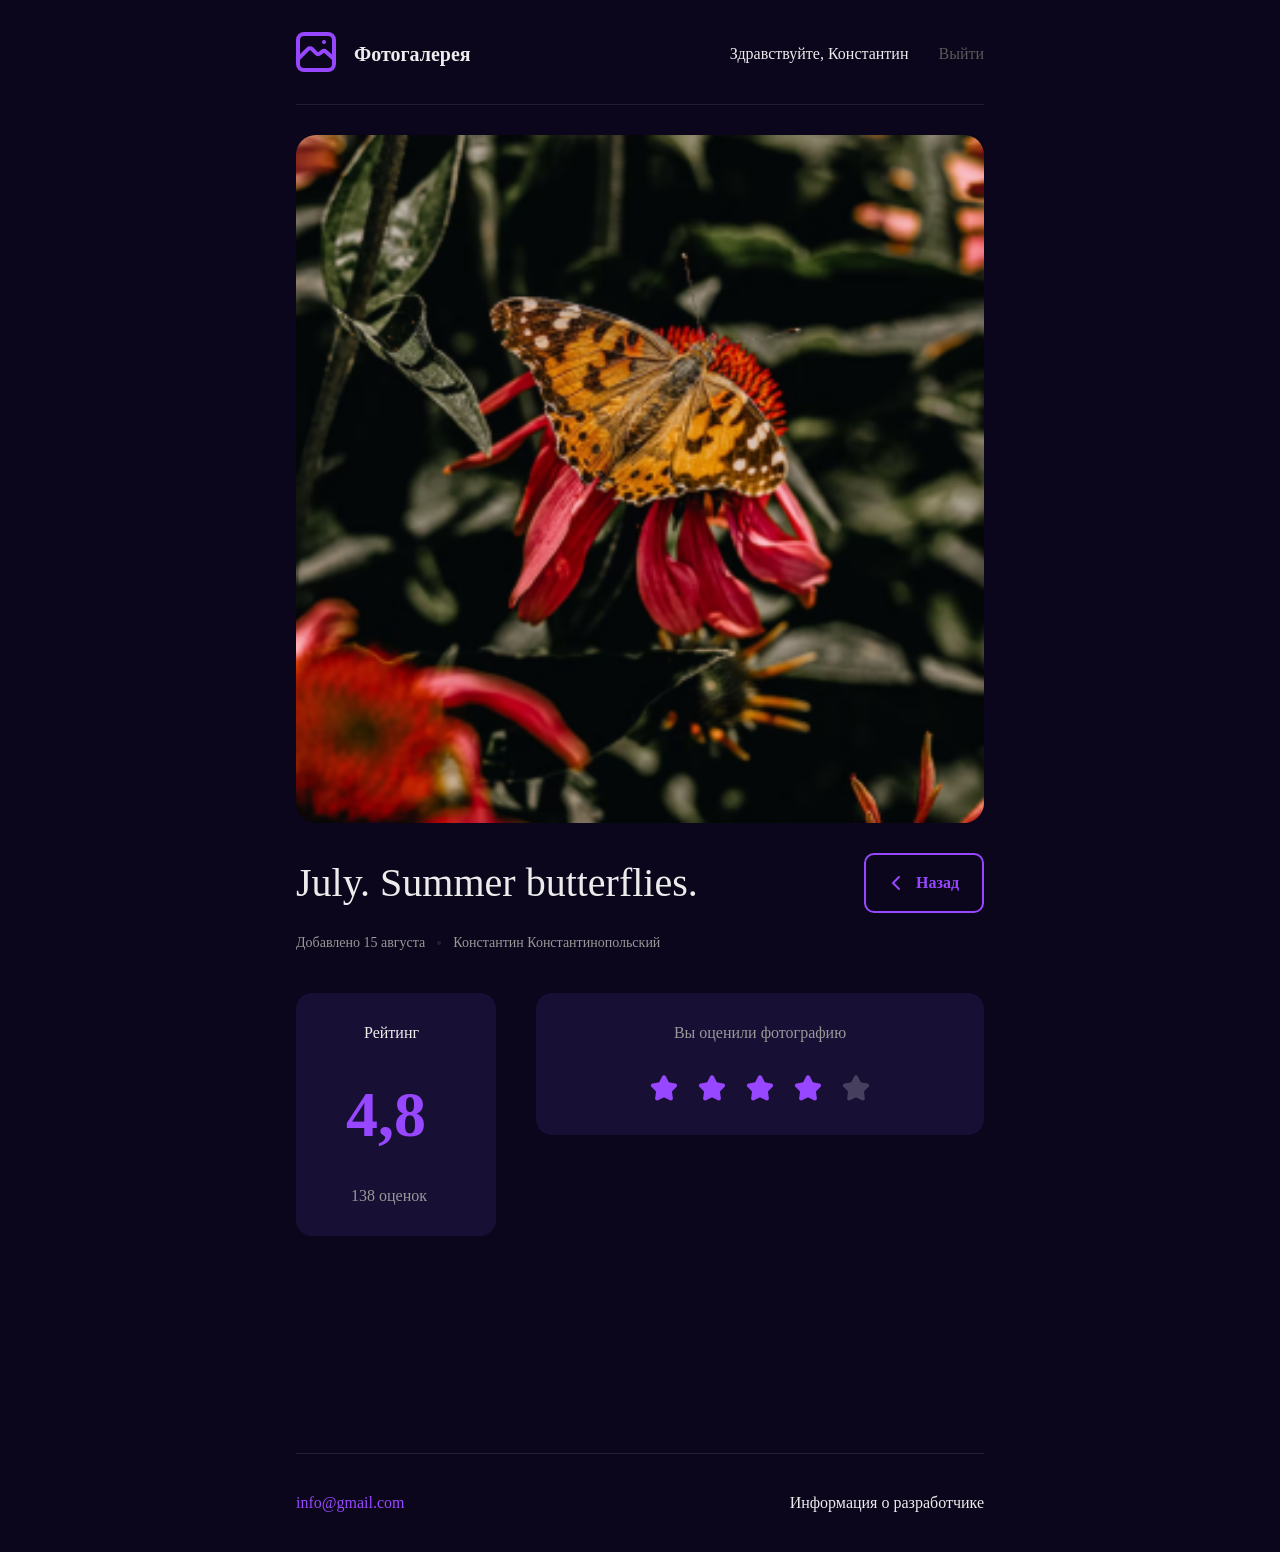
<file: html/card.html>
<!DOCTYPE html>
<html lang="ru">

<head>
    <meta charset="UTF-8">
    <meta http-equiv="X-UA-Compatible" content="IE=edge">
    <meta name="viewport" content="width=device-width, initial-scale=1.0">
    <title>Photogallery</title>
    <link rel="stylesheet" href="../css/card.css">
</head>

<body>
    <header>
        <div class="header">
            <div class="wrapper">
                <div class="header__container">
                    <div class="header__left">
                        <div class="header__logo">
                            <svg width="40" height="40" viewBox="0 0 40 40" fill="none" xmlns="http://www.w3.org/2000/svg">
                                <rect x="2" y="2" width="36" height="36" rx="6" stroke="#9747FF" stroke-width="4" />
                                <path
                                    d="M2 27L11.8787 17.1213C13.0503 15.9497 14.9497 15.9497 16.1213 17.1213L20.0628 21.0628C21.1599 22.1599 22.9127 22.2394 24.1047 21.2461L26.0039 19.6634C27.1496 18.7086 28.8228 18.7405 29.9313 19.7382L38 27"
                                    stroke="#9747FF" stroke-width="4" />
                                <circle cx="28" cy="10" r="2" fill="#9747FF" />
                            </svg>
                        </div>
                        <p class="header__photogallery">
                            Фотогалерея
                        </p>
                    </div>
                    <div class="header__right">
                        <p class="header__username">
                            <span class="hello-word">Здравствуйте, </span>Константин
                        </p>
                        <button class="header__logout">
                            Выйти
                        </button>
                    </div>
                </div>
            </div>
        </div>
        <div class="wrapper">
            <div class="header__hline"></div>
        </div>
    </header>


    <main>
        <div class="main">
            <div class="wrapper">
                <div class="main__container">
                    <div class="main__image-block">
                        <img class="main__image" src="../img/example_images/image 1.png" alt="No image" />
                    </div>
                    <div class="main__info-container">
                        <div class="main__header-panel">
                            <p class="main__header">
                                July. Summer butterflies.
                            </p>
                            <button class="main__back-button">
                                <div class="main__back-button-arrow">
                                    <svg width="20" height="20" viewBox="0 0 20 20" fill="none">
                                        <path d="M13 4L7 10L13 16" stroke="#9747FF" stroke-width="2"
                                            stroke-linecap="round" />
                                    </svg>
                                </div>
                                <p class="main__back-button-text">
                                    Назад
                                </p>
                            </button>
                        </div>
                        <div class="main__info-panel">
                            <p class="main__date">
                                Добавлено 15 августа
                            </p>
                            <svg class="main__dot" width="4" height="4" viewBox="0 0 4 4" fill="none">
                                <circle cx="2" cy="2" r="2" fill="white" fill-opacity="0.1" />
                            </svg>
                            <p class="main__autor">
                                Константин Константинопольский
                            </p>
                        </div>
                        <div class="main__rating-panel">
                            <div class="main__rating-avg">
                                <p class="main__rating-avg__header">
                                    Рейтинг
                                </p>
                                <p class="main__rating-avg__rating">
                                    4,8
                                </p>
                                <p class="main__rating-avg__number-of-submits">
                                    138 оценок
                                </p>
                            </div>
                            
                            <div class="main__submit-panel-unactive">
                                <p class="main__submit-panel-unactive__header">
                                    Оцените фотографию
                                </p>
                                <div class="main__submit-panel-unactive__star-container">
                                    <button disabled class="main__submit-panel-unactive__star star-unactive">
    
                                    </button>
                                    <button disabled class="main__submit-panel-unactive__star star-unactive">
                                        
                                    </button>
                                    <button disabled class="main__submit-panel-unactive__star star-unactive">
                                        
                                    </button>
                                    <button disabled class="main__submit-panel-unactive__star star-unactive">
                                        
                                    </button>
                                    <button disabled class="main__submit-panel-unactive__star star-unactive">
                                        
                                    </button>
                                </div>
                                <button class="main__submit-panel-unactive__button">
                                    <p class="main__submit-panel-unactive__button__text">
                                        Оценить
                                    </p>
                                </button>
                            </div>
    
                            <div class="main__submit-panel-active">
                                <p class="main__submit-panel-active__header">
                                    Оцените фотографию
                                </p>
                                <div class="main__submit-panel-active__star-container">
                                    <button class="main__submit-panel-active__star star-active">
    
                                    </button>
                                    <button class="main__submit-panel-active__star star-active">
                                        
                                    </button>
                                    <button class="main__submit-panel-active__star star-active">
                                        
                                    </button>
                                    <button class="main__submit-panel-active__star star-active">
                                        
                                    </button>
                                    <button class="main__submit-panel-active__star star-unactive">
                                        
                                    </button>
                                </div>
                                <button class="main__submit-panel-active__button">
                                    <p class="main__submit-panel-active__button__text">
                                        Оценить
                                    </p>
                                </button>
                            </div>
    
                            <div class="main__submit-panel-load">
                                <p class="main__submit-panel-load__header">
                                    Оцените фотографию
                                </p>
                                <div class="main__submit-panel-load__star-container">
                                    <button disabled class="main__submit-panel-load__star star-active">
    
                                    </button>
                                    <button disabled class="main__submit-panel-load__star star-active">
                                        
                                    </button>
                                    <button disabled class="main__submit-panel-load__star star-active">
                                        
                                    </button>
                                    <button disabled class="main__submit-panel-load__star star-active">
                                        
                                    </button>
                                    <button disabled class="main__submit-panel-load__star star-unactive">
                                        
                                    </button>
                                </div>
                                <button class="main__submit-panel-load__button">
                                    <div class="main__submit-panel-load__button__load-icon"></div>
                                    <p class="main__submit-panel-load__button__text">
                                        Оценить
                                    </p>
                                </button>
                            </div>
    
                            <div class="main__submit-panel-done">
                                <p class="main__submit-panel-done__header">
                                    Вы оценили фотографию
                                </p>
                                <div class="main__submit-panel-done__star-container">
                                    <button disabled class="main__submit-panel-done__star star-active">
    
                                    </button>
                                    <button disabled class="main__submit-panel-done__star star-active">
                                        
                                    </button>
                                    <button disabled class="main__submit-panel-done__star star-active">
                                        
                                    </button>
                                    <button disabled class="main__submit-panel-done__star star-active">
                                        
                                    </button>
                                    <button disabled class="main__submit-panel-done__star star-unactive">
                                        
                                    </button>
                                </div>
                            </div>
                        </div>
                    </div>
                </div>
            </div>
        </div>
    </main>

    <footer>
        <div class="wrapper">
            <div class="footer__hline"></div>
        </div>
    
        <div class="footer">
            <div class="wrapper">
                <div class="footer__container">
                    <a href="#!" class="footer__link">
                        info@gmail.com
                    </a>
                    <p class="footer__info">
                        Информация о разработчике 
                    </p>
                </div>
            </div>
        </div>
    </footer>
</body>

</html>
</file>
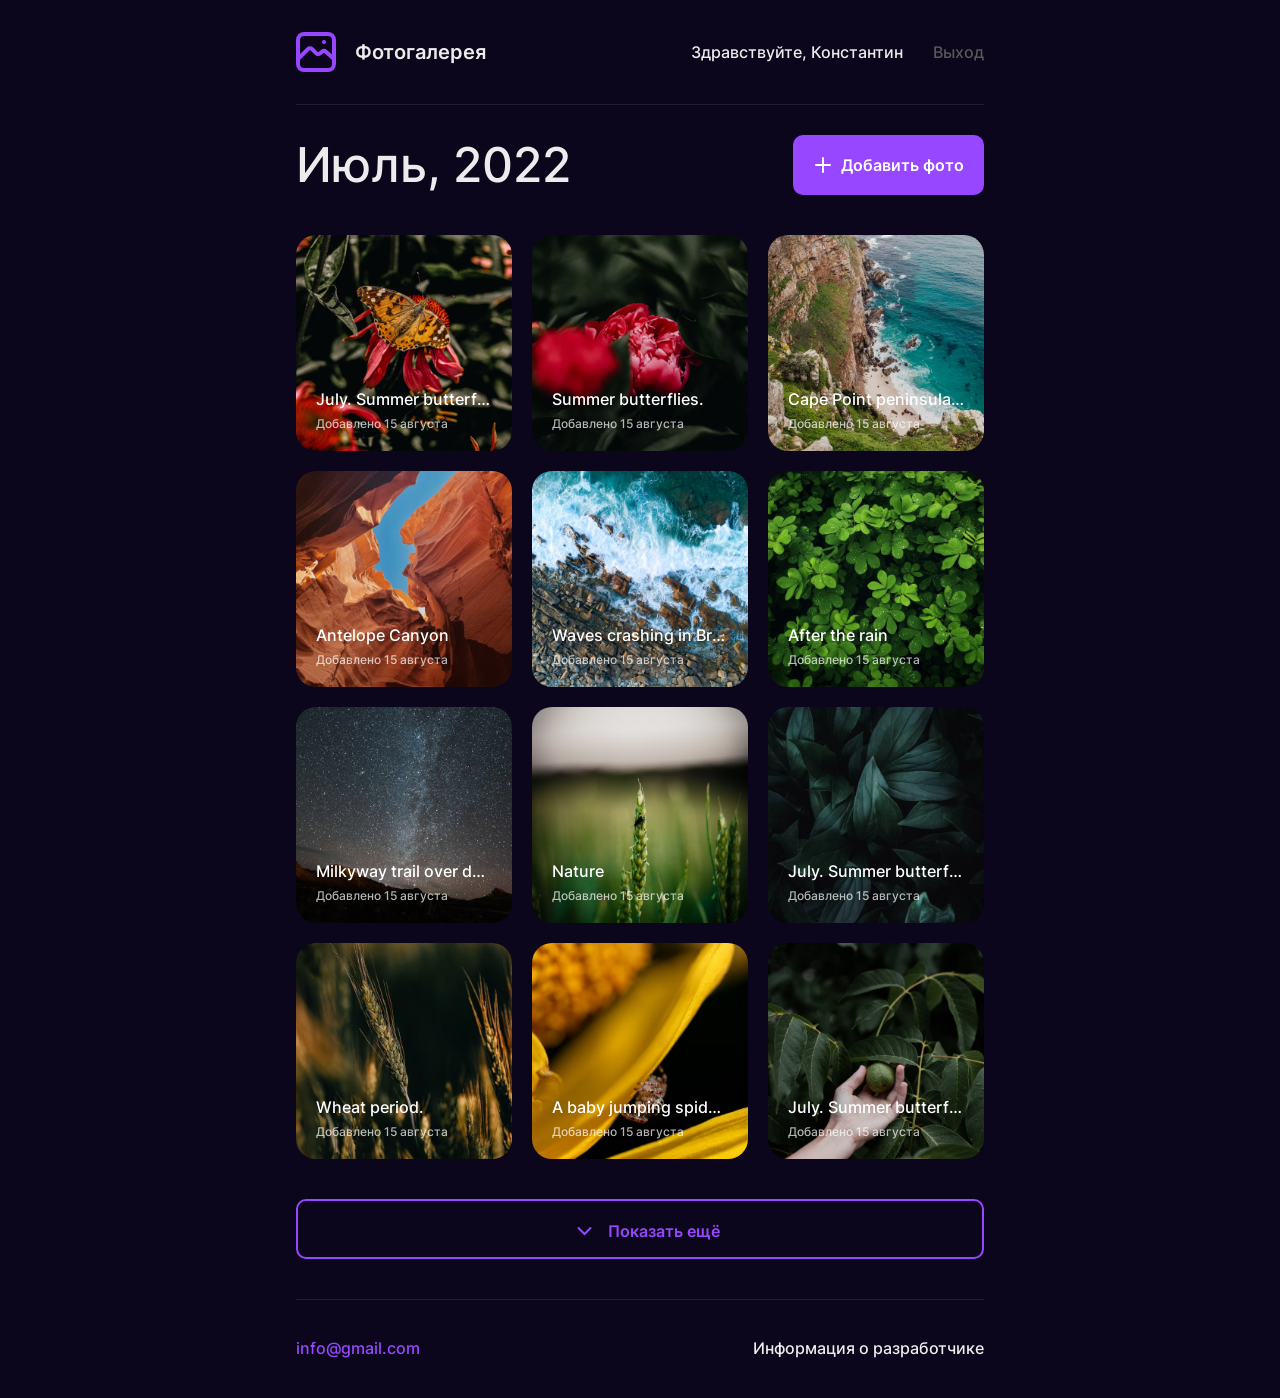
<file: html/main_login.html>
<!DOCTYPE html>
<html lang="ru">

<head>
    <meta charset="UTF-8">
    <meta http-equiv="X-UA-Compatible" content="IE=edge">
    <meta name="viewport" content="width=device-width, initial-scale=1.0">
    <title>PhotoGallery</title>
    <link rel="stylesheet" href="../css/reset.css">
    <link rel="stylesheet" href="../css/font.css">
    <link rel="stylesheet" href="../css/main.css">
</head>

<body>
    <header>
        <div class="header">
            <div class="wrapper">
                <div class="header__container">
                    <div class="header__left">
                        <p class="header__logo"></p>
                        <p class="header__photogallery">
                            Фотогалерея
                        </p>
                    </div>
                    <div class="header__right">
                        <p class="header__username">
                            <span class="hello-word">Здравствуйте, </span>Константин
                        </p>
                        <button class="header__logout">
                            Выход
                        </button>
                    </div>
                </div>
            </div>
        </div>
    
        <div class="wrapper">
            <div class="hline"></div>
        </div>
    </header>


    <main>
        <div class="add-panel">
            <div class="wrapper">
                <div class="add-panel__container">
                    <p class="add-panel__date">
                        Июль, 2022
                    </p>
                    <button class="add-panel__button">
                        <div class="add-panel__button-container">
                            <div class="add-panel__button-plus"></div>
                            <p class="add-panel__button-text">
                                Добавить фото
                            </p>
                        </div>
                    </button>
                </div>
            </div>
        </div>
    
    
        <div class="content">
            <div class="wrapper">
                <div class="content__container">
    
                    <button class="content__element">
                        <img class="content__image" src="../img/example_images/image 1.png" alt="Фото не найдено" />
                        <p class="content__image-name">
                            July. Summer butterflies.
                        </p>
                        <p class="content__image-date">
                            Добавлено 15 августа
                        </p>
                    </button>
    
                    <button class="content__element">
                        <img class="content__image" src="../img/example_images/image 2.png" alt="Фото не найдено" />
                        <p class="content__image-name">
                            Summer butterflies.
                        </p>
                        <p class="content__image-date">
                            Добавлено 15 августа
                        </p>
                    </button>
    
                    <button class="content__element">
                        <img class="content__image" src="../img/example_images/image 3.png" alt="Фото не найдено" />
                        <p class="content__image-name">
                            Cape Point peninsula South Africa
                        </p>
                        <p class="content__image-date">
                            Добавлено 15 августа
                        </p>
                    </button>
    
                    <button class="content__element">
                        <img class="content__image" src="../img/example_images/image 4.png" alt="Фото не найдено" />
                        <p class="content__image-name">
                            Antelope Canyon
                        </p>
                        <p class="content__image-date">
                            Добавлено 15 августа
                        </p>
                    </button>
    
                    <button class="content__element">
                        <img class="content__image" src="../img/example_images/image 5.png" alt="Фото не найдено" />
                        <p class="content__image-name">
                            Waves crashing in Brittany, France
                        </p>
                        <p class="content__image-date">
                            Добавлено 15 августа
                        </p>
                    </button>
    
                    <button class="content__element">
                        <img class="content__image" src="../img/example_images/image 6.png" alt="Фото не найдено" />
                        <p class="content__image-name">
                            After the rain
                        </p>
                        <p class="content__image-date">
                            Добавлено 15 августа
                        </p>
                    </button>
    
                    <button class="content__element">
                        <img class="content__image" src="../img/example_images/image 7.png" alt="Фото не найдено" />
                        <p class="content__image-name">
                            Milkyway trail over death valley
                        </p>
                        <p class="content__image-date">
                            Добавлено 15 августа
                        </p>
                    </button>
    
                    <button class="content__element">
                        <img class="content__image" src="../img/example_images/image 8.png" alt="Фото не найдено" />
                        <p class="content__image-name">
                            Nature
                        </p>
                        <p class="content__image-date">
                            Добавлено 15 августа
                        </p>
                    </button>
    
                    <button class="content__element">
                        <img class="content__image" src="../img/example_images/image 9.png" alt="Фото не найдено" />
                        <p class="content__image-name">
                            July. Summer butterflies.
                        </p>
                        <p class="content__image-date">
                            Добавлено 15 августа
                        </p>
                    </button>
    
                    <button class="content__element">
                        <img class="content__image" src="../img/example_images/image 10.png" alt="Фото не найдено" />
                        <p class="content__image-name">
                            Wheat period.
                        </p>
                        <p class="content__image-date">
                            Добавлено 15 августа
                        </p>
                    </button>
    
                    <button class="content__element">
                        <img class="content__image" src="../img/example_images/image 11.png" alt="Фото не найдено" />
                        <p class="content__image-name">
                            A baby jumping spider on yellow petals
                        </p>
                        <p class="content__image-date">
                            Добавлено 15 августа
                        </p>
                    </button>
    
                    <button class="content__element">
                        <img class="content__image" src="../img/example_images/image 12.png" alt="Фото не найдено" />
                        <p class="content__image-name">
                            July. Summer butterflies.
                        </p>
                        <p class="content__image-date">
                            Добавлено 15 августа
                        </p>
                    </button>
    
                </div>
            </div>
        </div>
    
    
        <div class="show-more">
            <div class="wrapper">
                <button class="show-more__button">
                    <div class="show-more__arrow"></div>
                    <p class="show-more__text">
                        Показать ещё
                    </p>
                </button>
            </div>
        </div>
    </main>

    <footer>
        <div class="footer-hline-container">
            <div class="wrapper">
                <div class="hline"></div>
            </div>
        </div>
    
        <div class="footer">
            <div class="wrapper">
                <div class="footer__container">
                    <a class="footer__link" href="#!">info@gmail.com</a>
                    <p class="footer__info" href="#!">Информация о разработчике</p>
                </div>
            </div>
        </div>
    </footer>
</body>
</html>
</file>
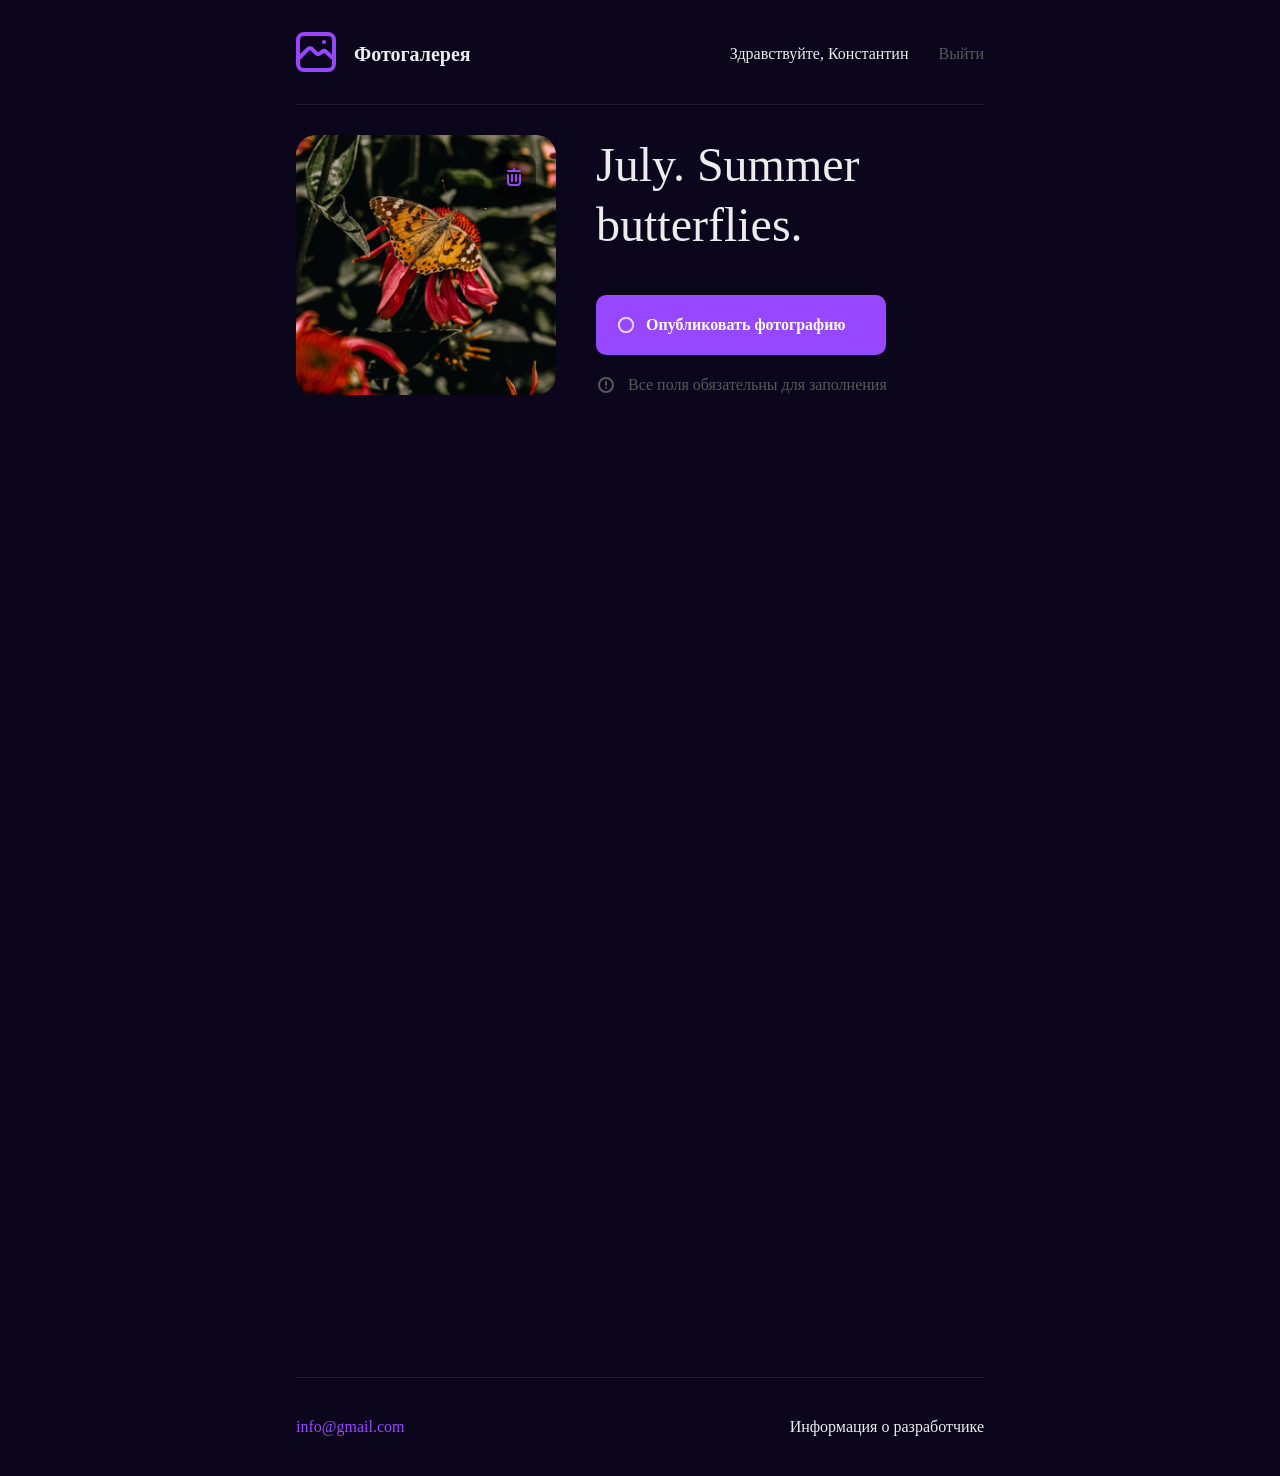
<file: html/new_card.html>
<!DOCTYPE html>
<html lang="en">

<head>
    <meta charset="UTF-8">
    <meta http-equiv="X-UA-Compatible" content="IE=edge">
    <meta name="viewport" content="width=device-width, initial-scale=1.0">
    <title>Photogallery</title>
    <link rel="stylesheet" href="../css/new_card.css">
</head>

<body>
    <header>
        <div class="header">
            <div class="wrapper">
                <div class="header__container">
                    <div class="header__left">
                        <div class="header__logo">
                            <svg width="40" height="40" viewBox="0 0 40 40" fill="none" xmlns="http://www.w3.org/2000/svg">
                                <rect x="2" y="2" width="36" height="36" rx="6" stroke="#9747FF" stroke-width="4" />
                                <path
                                    d="M2 27L11.8787 17.1213C13.0503 15.9497 14.9497 15.9497 16.1213 17.1213L20.0628 21.0628C21.1599 22.1599 22.9127 22.2394 24.1047 21.2461L26.0039 19.6634C27.1496 18.7086 28.8228 18.7405 29.9313 19.7382L38 27"
                                    stroke="#9747FF" stroke-width="4" />
                                <circle cx="28" cy="10" r="2" fill="#9747FF" />
                            </svg>
                        </div>
                        <p class="header__photogallery">
                            Фотогалерея
                        </p>
                    </div>
                    <div class="header__right">
                        <p class="header__username">
                            <span class="hello-word">Здравствуйте, </span>Константин
                        </p>
                        <button class="header__logout">
                            Выйти
                        </button>
                    </div>
                </div>
            </div>
        </div>
        <div class="wrapper">
            <div class="header__hline"></div>
        </div>
    </header>



    <main>
        <div class="wrapper">
            <div class="main-unactive__container">
                <button class="main-unactive__photo">
                    <div class="main-unactive__photo__plus"></div>
                    <p class="main-unactive__photo__header">
                        Загрузите фотографию
                    </p>
                    <p class="main-unactive__photo__info">
                        (допустимый формат - jpg, максимальный размер - 3 Мб)
                    </p>
                </button>

                <div class="main-unactive__info-container">
                    <p class="main-unactive__info-container__header">
                        Описание
                    </p>
                    <div class="main-unactive__submit-panel">
                        <button disabled class="main-unactive__submit-button">
                            Опубликовать фотографию
                        </button>
                        <div class="main-unactive__requirements-panel">
                            <div class="main-unactive__requirements-panel__logo"></div>
                            <p class="main-unactive__requirements-panel__text">
                                Все поля обязательны для заполнения
                            </p>
                        </div>
                    </div>
                </div>
            </div>

            <div class="main-active__container">
                <div class="main-active__photo-container">
                    <img class="main-active__photo-image" src="../img/example_images/image 1.png" alt="No image">
                    <button class="main-active__delete-button">
                        <div class="main-active__delete-button-icon"></div>
                    </button>
                </div>

                <div class="main-active__info-container">
                    <p class="main-active__info-container__header">
                        July. Summer butterflies.
                    </p>
                    <div class="main-active__submit-panel">
                        <button class="main-active__submit-button">
                            Опубликовать фотографию
                        </button>
                        <div class="main-active__requirements-panel">
                            <div class="main-active__requirements-panel__logo"></div>
                            <p class="main-active__requirements-panel__text">
                                Все поля обязательны для заполнения
                            </p>
                        </div>
                    </div>
                </div>
            </div>

            <div class="main-active__container-load">
                <div class="main-active__photo-container">
                    <img class="main-active__photo-image" src="../img/example_images/image 1.png" alt="No image">
                    <button class="main-active__delete-button">
                        <div class="main-active__delete-button-icon"></div>
                    </button>
                </div>

                <div class="main-active__info-container">
                    <p class="main-active__info-container__header">
                        July. Summer butterflies.
                    </p>
                    <div class="main-active__submit-panel">
                        <button class="main-active__submit-button-load">
                            <div class="main-active__submit-button-load__icon"></div>
                            <p disabled class="main-active__submit-button__text">
                                Опубликовать фотографию
                            </p>
                        </button>
                        <div class="main-active__requirements-panel">
                            <div class="main-active__requirements-panel__logo"></div>
                            <p class="main-active__requirements-panel__text">
                                Все поля обязательны для заполнения
                            </p>
                        </div>
                    </div>
                </div>
            </div>
        </div>
    </main>


    <footer>
        <div class="wrapper">
            <div class="footer__hline"></div>
        </div>
    
        <div class="footer">
            <div class="wrapper">
                <div class="footer__container">
                    <a href="#!" class="footer__link">
                        info@gmail.com
                    </a>
                    <p class="footer__info">
                        Информация о разработчике 
                    </p>
                </div>
            </div>
        </div>
    </footer>
</body>

</html>
</file>
<file: css/card.css>
* {
    font-family: 'Inter';
    font-style: normal;
    margin: 0px;
    border: none;
    padding: 0px;
    text-align: left;
}

:focus{
    outline: dashed 2px white;
}

html {
    background: #0B061B;
}

button {
    cursor: pointer;
    background: transparent;
}

a {
    cursor: pointer;
}

.wrapper {
    width: 100%;
    height: 100%;
    max-width: 1200px;
    margin: 0px auto;
}

/*header style*/

.header {
    width: 100%;
    height: 40px;
    margin-top: 32px;
    margin-bottom: 32px;
}

.header__container {
    height: 100%;
    display: flex;
    justify-content: space-between;
}

.header__left {
    display: flex;
    justify-content: flex-start;
}

.header__logo {
    margin-right: 18px;
}

.header__photogallery {
    margin-top: 10px;
    height: 24px;
    font-weight: 600;
    font-size: 20px;
    line-height: 24px;
    color: #ececec;
}

.header__right {
    display: flex;
    justify-content: flex-end;
}

.header__username {
    height: 19px;
    margin-top: 12px;
    margin-right: 30px;
    font-weight: 500;
    font-size: 16px;
    line-height: 19px;
    color: #ececec;
}

.header__logout {
    height: 19px;
    margin-top: 12px;
    background: transparent;
    font-weight: 500;
    font-size: 16px;
    line-height: 19px;
    color: #585858;
}

.header__hline {
    height: 1px;
    width: 100%;
    margin-bottom: 30px;
    background: url(../img/hline.png);
}

/*main style*/

.main {
    height: 1135px;
    width: 100%;
}

.main__container {
    width: 100%;
    height: 600px;
    margin-right: 40px;
    display: flex;
    justify-content: flex-start;
}

.main__image-block {
    width: 600px;
    height: 600px;
    margin-right: 40px;
    border-radius: 20px;
    overflow: hidden;
}

.main__image {
    display: block;
    width: 100%;
    height: 100%;
}

.main__info-container {
    width: 560px;
    height: 600px;
}

.main__header-panel {
    width: 100%;
    height: 120px;
    display: flex;
    justify-content: flex-start;
    margin-bottom: 20px;
}

.main__header {
    width: 400px;
    height: 120px;
    margin-right: 40px;
    font-weight: 500;
    font-size: 48px;
    line-height: 60px;
    color: #ececec;
    overflow: hidden;
    text-overflow: ellipsis;
}

.main__back-button {
    padding: 0px;
    border: none;
    margin: 0px;
    height: 60px;
    width: 120px;
    border: 2px solid #9747FF;
    border-radius: 10px;
    box-sizing: border-box;
    background: transparent;
    display: flex;
    justify-content: flex-start;
}

.main__back-button-arrow {
    width: 20px;
    height: 20px;
    margin: auto 20px;
    margin-right: 10px;
    overflow: hidden;
}

.main__back-button-text {
    height: 20px;
    margin: auto 0px;
    font-weight: 600;
    font-size: 16px;
    line-height: 20px;
    color: #9747FF;
}

.main__info-panel {
    width: 100%;
    margin-bottom: 40px;
    height: 20px;
    display: flex;
    flex-direction: row;
    justify-content: flex-start;
}

.main__date {
    height: 100%;
    margin-right: 12px;
    font-weight: 400;
    font-size: 14px;
    line-height: 20px;
    color: #989898;
}

.main__dot {
    margin: auto 0px;
    margin-right: 12px;
}

.main__autor {
    height: 100%;
    font-weight: 400;
    font-size: 14px;
    line-height: 20px;
    color: #989898;
}

.main__rating-panel {
    height: 243px;
    width: 100%;
    display: flex;
    justify-content: flex-start;
}

.main__rating-avg {
    width: 200px;
    height: 100%;
    margin-right: 40px;
    background: #180F35;
    border-radius: 16px;
}

.main__rating-avg__header {
    height: 20px;
    margin-left: 68px;
    margin-top: 30px;
    margin-bottom: 33px;
    font-weight: 400;
    font-size: 16px;
    line-height: 20px;
    color: #ececec;
}

.main__rating-avg__rating {
    height: 77px;
    margin-left: 50px;
    margin-bottom: 33px;
    font-weight: 600;
    font-size: 64px;
    line-height: 77px;
    color: #9747FF;
}

.main__rating-avg__number-of-submits {
    height: 20px;
    margin-left: 55px;
    font-weight: 400;
    font-size: 16px;
    line-height: 20px;
    color: #989898;
}


.main__submit-panel-unactive {
    width: 320px;
    height: 243px;
    background: #180F35;
    display: flex;
    flex-direction: column;
    justify-content: flex-start;
    border-radius: 16px;
    display: none;
}

.main__submit-panel-unactive__header {
    width: 100%;
    height: 20px;
    margin: 30px auto;
    font-weight: 400;
    font-size: 16px;
    line-height: 20px;
    color: #ececec;
    text-align: center;
}

.main__submit-panel-unactive__star-container {
    width: 224px;
    height: 32px;
    margin: 0px auto;
    margin-bottom: 30px;
    display: flex;
    justify-content: flex-start;
}

.main__submit-panel-unactive__star {
    width: 32px;
    height: 32px;
    margin-right: 16px;
}

.main__submit-panel-unactive__star:last-child {
    margin-right: 0px;
}

.main__submit-panel-unactive__button {
    cursor: default;
    width: 109px;
    height: 60px;
    margin: 0px auto;
    border-radius: 10px;
    background: #9747FF;
    opacity: 0.3;
}

.main__submit-panel-unactive__button__text {
    width: 100%;
    height: 20px;
    margin: auto;
    text-align: center;
    font-weight: 600;
    font-size: 16px;
    line-height: 20px;
    color: white;
}


.main__submit-panel-active {
    width: 320px;
    height: 243px;
    background: #180F35;
    display: flex;
    flex-direction: column;
    justify-content: flex-start;
    border-radius: 16px;
    display: none;
}

.main__submit-panel-active__header {
    width: 100%;
    height: 20px;
    margin: 30px auto;
    font-weight: 400;
    font-size: 16px;
    line-height: 20px;
    color: #ececec;
    text-align: center;
}

.main__submit-panel-active__star-container {
    width: 224px;
    height: 32px;
    margin: 0px auto;
    margin-bottom: 30px;
    display: flex;
    justify-content: flex-start;
}

.main__submit-panel-active__star {
    width: 32px;
    height: 32px;
    margin-right: 16px;
}

.main__submit-panel-active__star:last-child {
    margin-right: 0px;
}

.main__submit-panel-active__button {
    width: 109px;
    height: 60px;
    margin: 0px auto;
    border-radius: 10px;
    background: #9747FF;
}

.main__submit-panel-active__button__text {
    width: 100%;
    height: 20px;
    margin: auto;
    text-align: center;
    font-weight: 600;
    font-size: 16px;
    line-height: 20px;
    color: white;
}


.main__submit-panel-load {
    width: 320px;
    height: 243px;
    background: #180F35;
    display: flex;
    flex-direction: column;
    justify-content: flex-start;
    border-radius: 16px;
    display: none;
}

.main__submit-panel-load__header {
    width: 100%;
    height: 20px;
    margin: 30px auto;
    font-weight: 400;
    font-size: 16px;
    line-height: 20px;
    color: #ececec;
    text-align: center;
}

.main__submit-panel-load__star-container {
    width: 224px;
    height: 32px;
    margin: 0px auto;
    margin-bottom: 30px;
    display: flex;
    justify-content: flex-start;
}

.main__submit-panel-load__star {
    cursor: default;
    width: 32px;
    height: 32px;
    margin-right: 16px;
}

.main__submit-panel-load__star:last-child {
    margin-right: 0px;
}

.main__submit-panel-load__button {
    cursor: default;
    width: 139px;
    height: 60px;
    margin: 0px auto;
    border-radius: 10px;
    background: #9747FF;
    display: flex;
    justify-content: flex-start;
}

.main__submit-panel-load__button__load-icon {
    width: 20px;
    height: 20px;
    margin: auto 10px auto 20px;
    background: url(../img/preload.svg);
}

.main__submit-panel-load__button__text {
    height: 20px;
    margin: auto 0px;
    font-weight: 600;
    font-size: 16px;
    line-height: 20px;
    color: white;
}


.main__submit-panel-done {
    width: 320px;
    height: 142px;
    background: #180F35;
    display: flex;
    flex-direction: column;
    justify-content: flex-start;
    border-radius: 16px;
}

.main__submit-panel-done__header {
    width: 100%;
    height: 20px;
    margin: 30px auto;
    font-weight: 400;
    font-size: 16px;
    line-height: 20px;
    color: #989898;
    text-align: center;
}

.main__submit-panel-done__star-container {
    width: 224px;
    height: 32px;
    margin: 0px auto;
    margin-bottom: 30px;
    display: flex;
    justify-content: flex-start;
}

.main__submit-panel-done__star {
    cursor: default;
    width: 32px;
    height: 32px;
    margin-right: 16px;
}

.main__submit-panel-done__star:last-child {
    margin-right: 0px;
}



.star-unactive {
    background: url(../img/star_unactive.svg);
}

.star-active {
    background: url(../img/star_active.svg);
}

/*footer style*/

.footer__hline {
    width: 100%;
    height: 1px;
    background: url(../img/hline.png);
    margin-bottom: 39px;
}

.footer {
    width: 100%;
    height: 19px;
    margin-bottom: 40px;
}

.footer__container {
    width: 100%;
    height: 100%;
    display: flex;
    justify-content: space-between;
}

.footer__link {
    font-weight: 400;
    font-size: 16px;
    line-height: 19px;
    color: #9747FF;
    text-decoration: none;
}

.footer__info {
    font-weight: 400;
    font-size: 16px;
    line-height: 19px;
    color: #ececec;
}




/*media*/

@media screen and (max-width: 1280px) {
    .wrapper {
        max-width: 688px;
    }

    .main {
        height: auto;
    }

    .main__container {
        flex-direction: column;
        height: auto;
    }

    .main__image-block {
        width: 688px;
        height: 688px;
        margin: 0px;
        margin-bottom: 30px;
    }

    .main__image {
        width: 100%;
        height: 100%;
    }

    .main__info-container {
        width: 688px;
    }

    .main__header-panel {
        justify-content: space-between;
        width: 100%;
        height: 60px;
    }

    .main__header {
        font-size: 40px;
        width: 528px;
        height: 60px;
        margin-right: 40px;
    }

    .main__submit-panel-unactive {
        width: 448px;
    }


    .main__submit-panel-active {
        width: 448px;
    }


    .main__submit-panel-load {
        width: 448px;
    }


    .main__submit-panel-done {
        width: 448px;
    }
}


@media screen and (max-width: 768px) {
    .wrapper {
        width: 280px;
    }

    .header {
        margin: 20px 0px;
    }

    .header__photogallery {
        display: none;
    }

    .hello-word {
        display: none;
    }

    .main__image-block {
        width: 280px;
        height: 280px;
    }

    .main__header-panel{
        height: 132px;
        width: 280px;
    }

    .main__header {
        width: 216px;
        height: 132px;
        font-size: 36px;
        line-height: 44px;
        margin: 0px;
        margin-right: 20px;
    }

    .main__back-button{
        width: 44px;
        height: 44px;
    }

    .main__back-button-text{
        display: none;
    }

    .main__back-button-arrow{
        margin: auto;
    }

    .main__info-panel{
        width: 280px;
        height: auto;
        flex-direction: column;
        margin-bottom: 30px;
    }

    .main__date{
        margin-bottom: 12px;
    }

    .main__dot{
        display: none;
    }

    .main__rating-panel{
        flex-direction: column;
        width: 280px;
        height: auto;
    }

    .main__rating-avg{
        width: 280px;
        height: 137px;
        position: relative;
        margin: 0px;
        margin-bottom: 20px;
    }

    .main__rating-avg__header{
        margin: 0px;
        position: absolute;
        left: 160px;
        top: 43px;
    }

    .main__rating-avg__rating{
        margin: 0px;
        position: absolute;
        left: 30px;
        top: 30px;
    }

    .main__rating-avg__number-of-submits{
        margin: 0px;
        position: absolute;
        left: 160px;
        top: 73px;
    }


    .main__submit-panel-unactive{
        width: 280px;
        height: 232px;
    }

    .main__submit-panel-unactive__button{
        width: 220px;
    }


    .main__submit-panel-active{
        width: 280px;
        height: 232px;
    }

    .main__submit-panel-active__button{
        width: 220px;
    }


    .main__submit-panel-load{
        width: 280px;
        height: 232px;
    }

    .main__submit-panel-load__button{
        width: 220px;
    }

    .main__submit-panel-load__button__load-icon{
        margin-left: 62px;
        margin-right: 12px;
    }


    .main__submit-panel-done{
        width: 280px;
        height: 142px;
    }



    .footer__hline{
        margin-bottom: 20px;
    }

    .footer{
        height: auto;
        margin-bottom: 20px;
    }

    .footer__container{
        width: 100%;
        height: auto;
        display: flex;
        flex-direction: column;
        justify-content: flex-start;
    }

    .footer__link{
        margin: 20px auto;
        margin-top: 0px;
    }

    .footer__info{
        margin: 0px auto;
    }
}
</file>
<file: css/font.css>
/* inter-500 - latin_cyrillic */
@font-face {
    font-family: 'Inter';
    font-style: normal;
    font-weight: 500;
    src: url('../fonts/inter-v12-latin_cyrillic-500.eot'); /* IE9 Compat Modes */
    src: local(''),
         url('../fonts/inter-v12-latin_cyrillic-500.eot?#iefix') format('embedded-opentype'), /* IE6-IE8 */
         url('../fonts/inter-v12-latin_cyrillic-500.woff2') format('woff2'), /* Super Modern Browsers */
         url('../fonts/inter-v12-latin_cyrillic-500.woff') format('woff'), /* Modern Browsers */
         url('../fonts/inter-v12-latin_cyrillic-500.ttf') format('truetype'), /* Safari, Android, iOS */
         url('../fonts/inter-v12-latin_cyrillic-500.svg#Inter') format('svg'); /* Legacy iOS */
  }
  /* inter-600 - latin_cyrillic */
  @font-face {
    font-family: 'Inter';
    font-style: normal;
    font-weight: 600;
    src: url('../fonts/inter-v12-latin_cyrillic-600.eot'); /* IE9 Compat Modes */
    src: local(''),
         url('../fonts/inter-v12-latin_cyrillic-600.eot?#iefix') format('embedded-opentype'), /* IE6-IE8 */
         url('../fonts/inter-v12-latin_cyrillic-600.woff2') format('woff2'), /* Super Modern Browsers */
         url('../fonts/inter-v12-latin_cyrillic-600.woff') format('woff'), /* Modern Browsers */
         url('../fonts/inter-v12-latin_cyrillic-600.ttf') format('truetype'), /* Safari, Android, iOS */
         url('../fonts/inter-v12-latin_cyrillic-600.svg#Inter') format('svg'); /* Legacy iOS */
  }
</file>
<file: css/main.css>
* {
    font-family: 'Inter';
    font-style: normal;
    margin: 0px;
    border: none;
    padding: 0px;
    text-align: left;
    box-sizing: border-box;
}

:focus {
    outline: dashed 2px white;
}

a:focus {
    outline: dashed 2px white;
}

a {
    cursor: pointer;
}

input:focus {
    outline: none;
}

button {
    cursor: pointer;
    background: transparent;
}

html {
    background-color: #0B061B;
}

img {
    font-family: 'Inter';
    font-style: normal;
    font-weight: 500;
    font-size: 20px;
    line-height: 24px;
    color: white;
}

.wrapper {
    width: 100%;
    max-width: 1200px;
    height: 100%;
    margin: 0 auto;
}

/*header style*/

.header {
    margin-bottom: 32px;
}

.header__container {
    width: 100%;
    height: 40px;
    margin-top: 32px;
    display: flex;
    justify-content: space-between;
}

.header__left {
    width: 190px;
    height: 40px;
    display: flex;
    justify-content: space-between;
}

.header__logo {
    width: 40px;
    height: 40px;
    margin-right: 18px;
    background: url(../img/logo.svg);
    background-repeat: no-repeat;
    background-position: 0px 0px;
}

.header__photogallery {
    height: 100%;
    padding-top: 8px;
    font-family: 'Inter';
    font-style: normal;
    font-weight: 600;
    font-size: 20px;
    line-height: 24px;
    color: #ECECEC;
}

.header__right {
    display: flex;
    justify-content: flex-end;
    margin: 9px 0px;
}

.header__registration {
    margin: 0px;
    border: none;
    padding: 0px;
    margin-right: 30px;
    font-family: 'Inter';
    font-style: normal;
    font-weight: 500;
    font-size: 16px;
    line-height: 19px;
    text-align: right;
    color: #ECECEC;
    background: transparent;
}

.header__login {
    margin: 0px;
    border: none;
    padding: 0px;
    font-family: 'Inter';
    font-style: normal;
    font-weight: 500;
    font-size: 16px;
    line-height: 19px;
    text-align: right;
    color: #ECECEC;
    background: transparent;
}

.header__username {
    margin: auto 0px;
    border: none;
    padding: 0px;
    margin-right: 30px;
    font-family: 'Inter';
    font-style: normal;
    font-weight: 500;
    font-size: 16px;
    line-height: 19px;
    text-align: right;
    color: #ECECEC;
    background: transparent;
}

.header__logout {
    margin: 0px;
    border: none;
    padding: 0px;
    font-family: 'Inter';
    font-style: normal;
    font-weight: 500;
    font-size: 16px;
    line-height: 19px;
    text-align: right;
    color: #585858;
    background: transparent;
}

/*hline style*/

.hline {
    width: 100%;
    height: 1px;
    background: url(../img/hline.png);
    background-repeat: no-repeat;
    background-size: cover;
    margin-bottom: 30px;
}

/*add-panel style*/

.add-panel {
    width: 100%;
    height: 60px;
    margin-bottom: 40px;
}

.add-panel__container {
    height: 100%;
    width: 100%;
    display: flex;
    justify-content: space-between;
}

.add-panel__date {
    font-family: 'Inter';
    font-style: normal;
    font-weight: 500;
    font-size: 48px;
    line-height: 60px;
    color: #ECECEC;
}

.add-panel__button {
    display: block;
    height: 100%;
    margin: 0px;
    padding: 0px;
    border: 0px;
    width: 191px;
    background: #9747FF;
    border-radius: 10px;
}

.add-panel__button-container {
    margin: 20px;
    height: 20px;
    display: flex;
    justify-content: space-between;
}

.add-panel__button-plus {
    height: 100%;
    width: 20px;
    background: url(../img/plus.svg);
    background-repeat: no-repeat;
    background-size: cover;
}

.add-panel__button-text {
    font-family: 'Inter';
    font-style: normal;
    font-weight: 600;
    font-size: 16px;
    line-height: 20px;
    color: white;
}

/*content style*/

.content {
    margin-bottom: 40px;
    min-height: 895px;
}

.content__container {
    height: auto;
    width: 100%;
    display: grid;
    grid-template-columns: repeat(4, 1fr);
    row-gap: 20px;
    column-gap: 20px;
}

.content__element {
    margin: 0px;
    border: 0px;
    padding: 0px;
    position: relative;
    border-radius: 20px;
    width: 285px;
    height: 285px;
    overflow: hidden;
    text-align: left;
}

.content__image {
    width: 100%;
    height: 100%;
    display: block;
}

.content__image-name {
    position: absolute;
    top: 220px;
    left: 20px;
    width: 245px;
    height: 26px;
    font-family: 'Inter';
    font-style: normal;
    font-weight: 500;
    font-size: 16px;
    line-height: 26px;
    overflow: hidden;
    white-space: nowrap;
    text-overflow: ellipsis;
    color: white;
}

.content__image-clock-icon {
    width: 12px;
    height: 12px;
    margin: auto 0px;
    margin-right: 6px;
    background: url(../img/clock.svg);
    display: none;
}

.content__image-date {
    display: block;
    position: absolute;
    top: 250px;
    left: 20px;
    width: 184px;
    height: 15px;
    font-family: 'Inter';
    font-style: normal;
    font-weight: 400;
    font-size: 12px;
    line-height: 15px;
    color: white;
    opacity: 0.7;
}

/*show more button style*/

.show-more {
    width: 100%;
    height: 60px;
    margin-bottom: 40px;
}

.show-more__button {
    margin: 0px;
    border: 0px;
    padding: 0px;

    height: 100%;
    width: 100%;
    border-width: 2px;
    border-style: solid;
    border-radius: 10px;
    border-color: #9747FF;
    background: transparent;

    display: flex;
    justify-content: flex-start;
}

.show-more__arrow {
    width: 20px;
    height: 20px;
    margin-left: 532px;
    margin-top: 20px;
    background: url(../img/arrow_down.svg);
}

.show-more__text {
    height: 20px;
    margin-left: 14px;
    margin-top: 20px;
    font-family: 'Inter';
    font-style: normal;
    font-weight: 600;
    font-size: 16px;
    line-height: 20px;
    text-align: left;
    color: #9747FF;
}

/*footer hline*/

.footer-hline-container {
    width: 100%;
    margin-bottom: 39px;
}

/*footer style*/

.footer {
    width: 100%;
    height: 19px;
    margin-bottom: 40px;
}

.footer__container {
    height: 19px;
    display: flex;
    justify-content: space-between;
}

.footer__link {
    height: 19px;
    text-decoration: none;
    font-family: 'Inter';
    font-style: normal;
    font-weight: 400;
    font-size: 16px;
    line-height: 19px;
    color: #9747FF;
}

.footer__info {
    height: 19px;
    text-decoration: none;
    font-family: 'Inter';
    font-style: normal;
    font-weight: 400;
    font-size: 16px;
    line-height: 19px;
    color: #ECECEC;
}



/*form*/

.form {
    position: fixed;
    left: 0px;
    top: 0px;
    width: 100%;
    height: 100%;
    display: none;
}

.form__background {
    position: fixed;
    left: 0px;
    top: 0px;
    width: 100%;
    height: 100%;
    background: black;
    opacity: 0.7;
}

.form__window {
    position: absolute;
    top: 50%;
    left: 50%;
    transform: translate(-50%, -50%);
    background: white;
    border-radius: 20px;
    display: flex;
    flex-direction: column;
}

.form__window__change-mode {
    display: flex;
    flex-direction: row;
    justify-content: space-between;
    margin: 40px 80px;
    margin-bottom: 30px;
}

.change-mode__button {
    font-family: 'Inter';
    font-style: normal;
    font-weight: 500;
    font-size: 32px;
    line-height: 39px;
    width: 208px;
    height: 39px;
    color: #B9B9B9;
}

.change-mode__button__registration {
    margin-right: 30px;
}

.change-mode__button__active {
    color: #181818;
}



.registration__form {
    display: block;
}

.login__form {
    display: none;
}


.registration-inputs__container {
    display: grid;
    grid-template-columns: repeat(2, 250px);
    grid-template-rows: repeat(3, 60px);
    row-gap: 20px;
    column-gap: 20px;
    margin-left: 40px;
    margin-right: 40px;
    margin-bottom: 30px;
    max-width: 520px;
}

.login-inputs__container {
    display: grid;
    grid-template-columns: repeat(2, 250px);
    grid-template-rows: 60px;
    column-gap: 20px;
    margin-left: 40px;
    margin-right: 40px;
    margin-bottom: 30px;
    max-width: 520px;
}

.registration__name {
    position: relative;
    grid-column: span 2;
    border: 2px solid #B9B9B9;
    border-radius: 10px;
}


.form__placeholder {
    transition-duration: 0.5s;
    position: absolute;
    top: 20px;
    left: 20px;
    user-select: none;
    width: 480px;
    height: 20px;
    font-family: 'Inter';
    font-style: normal;
    font-weight: 500;
    font-size: 16px;
    line-height: 20px;
    color: #b9b9b9;
}

.form__placeholder__mini {
    transition-duration: 0.5s;
    height: 15px;
    left: 20px;
    top: 10px;
    font-weight: 500;
    font-size: 12px;
    line-height: 15px;
}

.form__placeholder__error {
    color: #F35613;
}

.input__label {
    position: absolute;
    cursor: text;
    top: 0px;
    left: 0px;
    width: 250px;
    height: 60px;
}

.input__label__big {
    width: 520px;
}

.form__input {
    width: 210px;
    height: 20px;
    margin: 10px 20px;
    margin-top: 30px;
    font-family: 'Inter';
    font-style: normal;
    font-weight: 500;
    font-size: 16px;
    line-height: 20px;
    background: transparent;
}

.form__input__big {
    width: 480px;
}



.registration__email {
    position: relative;
    border: 2px solid #B9B9B9;
    border-radius: 10px;
}

.login__email {
    position: relative;
    border: 2px solid #B9B9B9;
    border-radius: 10px;
}


.registration__phone {
    position: relative;
    border: 2px solid #B9B9B9;
    border-radius: 10px;
}

.registration__pass {
    position: relative;
    border: 2px solid #B9B9B9;
    border-radius: 10px;
}

.login__pass {
    position: relative;
    border: 2px solid #B9B9B9;
    border-radius: 10px;
}

.registration__pass-check {
    position: relative;
    border: 2px solid #B9B9B9;
    border-radius: 10px;
}

.registration__not-empty {
    border-color: #9747FF;
}

.login__not-empty {
    border-color: #9747FF;
}

.registration__error {
    border-color: #F35613;
}

.login__error {
    border-color: #F35613;
}


.agree {
    display: flex;
    flex-direction: row;
    justify-content: flex-start;
    margin: 0px 100px;
    margin-bottom: 20px;
}

.agree__checkbox__label {
    width: 20px;
    height: 20px;
    margin-right: 10px;
    cursor: pointer;
}

.agree__checkbox {
    display: none;
}

.agree__checkbox__background {
    background: url(../img/checkbox_unactive.svg);
}

.agree__checkbox:checked+.agree__checkbox__background {
    background: url(../img/checkbox_active.svg);
}

.agree__checkbox__background {
    width: 20px;
    height: 20px;
}

.agree__text {
    font-weight: 400;
    font-size: 16px;
    line-height: 20px;
    color: #181818;
}

.agree__link {
    color: #9747FF;
}


.registration__submit {
    cursor: pointer;
    width: 520px;
    height: 60px;
    background: #9747FF;
    border-radius: 10px;
    margin: 0px 40px;
    margin-bottom: 30px;
}

.login__submit {
    cursor: pointer;
    width: 520px;
    height: 60px;
    background: #9747FF;
    border-radius: 10px;
    margin: 0px 40px;
    margin-bottom: 30px;
}

.submit__unactive {
    opacity: 0.3;
    cursor: default;
}

.submit__text {
    margin: auto;
    font-weight: 600;
    font-size: 16px;
    line-height: 20px;
    color: white;
    text-align: center;
}


.registration__info {
    margin: 0px 130px;
    margin-bottom: 40px;
    display: flex;
    flex-direction: row;
    justify-content: flex-start;
}

.registration__info__icon {
    width: 20px;
    height: 20px;
    margin-right: 12px;
    background: url(../img/info_gray.svg);
}

.registration__info__text {
    font-weight: 400;
    font-size: 16px;
    line-height: 20px;
    color: #838383;
}



/*media*/

@media screen and (max-width: 1280px) {
    .wrapper {
        max-width: 688px;
    }

    .content__container {
        grid-template-columns: repeat(3, 1fr);
    }

    .content__element {
        width: 216px;
        height: 216px;
    }

    .content__image-name {
        width: 176px;
    }

    .show-more__arrow {
        margin-left: 276px;
    }

    .content__image-name {
        left: 20px;
        top: 151px;
    }

    .content__image-date {
        left: 20px;
        top: 181px;
    }
}


@media screen and (max-width: 768px) {
    .wrapper {
        max-width: 280px;
        margin: 0px auto;
    }

    .header {
        margin-bottom: 20px;
    }

    .header__container {
        margin-top: 20px;
    }

    .header__photogallery {
        display: none;
    }

    .hello-word {
        display: none;
    }

    .add-panel__date {
        font-size: 36px;
        line-height: 44px;
    }

    .add-panel__button {
        width: 44px;
        height: 44px;
        padding: 0px;
    }

    .add-panel__button-container {
        width: 20px;
        height: 20px;
        margin: 12px;
    }

    .add-panel__button-plus {
        width: 20px;
        height: 20px;
        margin: 0px;
    }

    .add-panel__button-text {
        display: none;
    }

    .content {
        margin-bottom: 30px;
        min-height: 438px;
    }

    .content__container {
        grid-template-columns: repeat(2, 1fr);
        row-gap: 12px;
        column-gap: 12px;
    }

    .content__element {
        width: 134px;
        height: 134px;
    }

    .content__image-name {
        left: 10px;
        top: 82px;
        width: 102px;
        height: 20px;
        font-size: 14px;
        line-height: 20px;
    }

    .content__image-date {
        left: 10px;
        top: 108px;
        display: flex;
        justify-content: flex-start;
    }

    .content__image-clock-icon {
        display: block;
    }

    .added-word {
        display: none;
    }

    .show-more {
        height: 44px;
        margin-bottom: 30px;
    }

    .show-more__button {
        height: 44px;
    }

    .show-more__arrow {
        margin: auto 0px;
        margin-left: 80px;
        margin-right: 14px;
    }

    .show-more__text {
        margin: auto 0px;
        font-size: 14px;
    }

    .footer-hline-container {
        margin-bottom: 20px;
    }

    .hline {
        margin-bottom: 20px;
    }

    .footer {
        height: auto;
        margin-bottom: 20px;
    }

    .footer__container {
        width: 100%;
        height: auto;
        display: flex;
        flex-direction: column;
        justify-content: flex-start;
    }

    .footer__link {
        margin: 20px auto;
        margin-top: 0px;
    }

    .footer__info {
        margin: 0px auto;
    }



    .form__window {
        width: 320px;
    }

    .form__window__change-mode {
        margin: 20px;
    }

    .change-mode__button {
        height: 24px;
        font-weight: 500;
        font-size: 20px;
        line-height: 24px;
    }

    .change-mode__button__registration {
        margin-right: 22px;
    }


    .registration-inputs__container {
        grid-template-rows: repeat(5, 60px);
        grid-template-columns: 280px;
        margin: 26px 20px;
        margin-top: 0px;
    }

    .login-inputs__container{
        grid-template-columns: 280px;
        grid-template-rows: repeat(2, 60px);
        row-gap: 20px;
        margin: 26px 20px;
        margin-top: 0px;
    }

    .registration__name {
        grid-column: span 1;
    }


    .agree {
        margin: 0px 20px;
        margin-bottom: 16px;
    }


    .registration__submit {
        margin: 0px 20px;
        margin-bottom: 26px;
        width: 280px;
        height: 60px;
    }

    .login__submit{
        margin: 0px 20px;
        margin-bottom: 26px;
        width: 280px;
        height: 60px;
    }

    .registration__info {
        margin: 20px;
        margin-top: 0px;
    }

    .registration__info__text {
        font-weight: 400;
        font-size: 14px;
        line-height: 20px;
    }
}
</file>
<file: css/new_card.css>
* {
    font-family: 'Inter';
    font-style: normal;
    margin: 0px;
    border: none;
    padding: 0px;
    text-align: left;
}


html {
    background: #0B061B;
}

button {
    cursor: pointer;
    background: transparent;
}

a {
    cursor: pointer;
}

:focus{
    outline: dashed 2px white;
}

.wrapper {
    width: 100%;
    height: 100%;
    max-width: 1200px;
    margin: 0px auto;
}




/*header style*/

.header {
    width: 100%;
    height: 40px;
    margin-top: 32px;
    margin-bottom: 32px;
}

.header__container {
    height: 100%;
    display: flex;
    justify-content: space-between;
}

.header__left {
    display: flex;
    justify-content: flex-start;
}

.header__logo {
    margin-right: 18px;
}

.header__photogallery {
    margin-top: 10px;
    height: 24px;
    font-weight: 600;
    font-size: 20px;
    line-height: 24px;
    color: #ececec;
}

.header__right {
    display: flex;
    justify-content: flex-end;
}

.header__username {
    height: 19px;
    margin-top: 12px;
    margin-right: 30px;
    font-weight: 500;
    font-size: 16px;
    line-height: 19px;
    color: #ececec;
}

.header__logout {
    height: 19px;
    margin-top: 12px;
    background: transparent;
    font-weight: 500;
    font-size: 16px;
    line-height: 19px;
    color: #585858;
}

.header__hline {
    height: 1px;
    width: 100%;
    margin-bottom: 30px;
    background: url(../img/hline.png);
}

/*main style*/

main {
    width: 100%;
    height: 1242px;
}

.main-unactive__container {
    width: 100%;
    height: 260px;
    display: flex;
    justify-content: flex-start;
    display: none;
}

.main-unactive__photo {
    width: 260px;
    height: 260px;
    margin-right: 40px;
    border-radius: 20px;
    border: 2px dashed #585858;
    display: flex;
    justify-content: flex-start;
    flex-direction: column;
}

.main-unactive__photo__plus {
    width: 20px;
    height: 20px;
    margin: auto;
    margin-top: 75px;
    margin-bottom: 20px;
    background: url(../img/purple_plus.svg);
}

.main-unactive__photo__header {
    width: 182px;
    height: 28px;
    margin: 0px auto;
    margin-bottom: 7px;
    font-weight: 400;
    font-size: 16px;
    line-height: 28px;
    color: #585858;
}

.main-unactive__photo__info {
    width: 204px;
    height: 40px;
    margin: 0px auto;
    font-weight: 400;
    font-size: 13px;
    line-height: 20px;
    color: #585858;
    text-align: center;
}

.main-unactive__info-container {
    height: 160px;
    display: flex;
    flex-direction: column;
    justify-content: flex-start;
}

.main-unactive__info-container__header {
    height: 60px;
    margin-bottom: 40px;
    font-weight: 500;
    font-size: 48px;
    line-height: 60px;
    color: #585858;
}

.main-unactive__submit-panel {
    height: 60px;
    display: flex;
    justify-content: flex-start;
}

.main-unactive__submit-button {
    cursor: default;
    width: 260px;
    height: 60px;
    margin-right: 32px;
    border-radius: 10px;
    background: #9747FF;
    opacity: 0.3;
    color: white;
    text-align: center;
}

.main-unactive__requirements-panel {
    margin: auto 0px;
    display: flex;
    justify-content: flex-start;
}

.main-unactive__requirements-panel__logo {
    width: 20px;
    height: 20px;
    margin-right: 12px;
    background: url(../img/info.svg);
}

.main-unactive__requirements-panel__text {
    height: 20px;
    font-weight: 400;
    font-size: 16px;
    line-height: 20px;
    color: #585858;
}



.main-active__container {
    width: 100%;
    height: 260px;
    display: flex;
    justify-content: flex-start;
    display: none;
}

.main-active__photo-container {
    position: relative;
    width: 260px;
    height: 260px;
    margin-right: 40px;
    border-radius: 20px;
    overflow: hidden;
}

.main-active__photo-image {
    width: 100%;
    height: 100%;
}

.main-active__delete-button {
    position: absolute;
    left: 196px;
    top: 20px;
    width: 44px;
    height: 44px;
    border-radius: 10px;
    background: rgba(0, 0, 0, 0.5);
}

.main-active__delete-button-icon {
    width: 20px;
    height: 20px;
    margin: auto;
    background: url(../img/delete_image.svg);
}

.main-active__info-container {
    height: 160px;
    display: flex;
    flex-direction: column;
    justify-content: flex-start;
}

.main-active__info-container__header {
    height: 60px;
    margin-bottom: 40px;
    font-weight: 500;
    font-size: 48px;
    line-height: 60px;
    color: #ececec;
}

.main-active__submit-panel {
    height: 60px;
    display: flex;
    justify-content: flex-start;
}

.main-active__submit-button {
    width: 260px;
    height: 60px;
    margin-right: 32px;
    border-radius: 10px;
    background: #9747FF;
    font-weight: 600;
    font-size: 16px;
    line-height: 20px;
    color: white;
    text-align: center;
}

.main-active__requirements-panel {
    margin: auto 0px;
    display: flex;
    justify-content: flex-start;
}

.main-active__requirements-panel__logo {
    width: 20px;
    height: 20px;
    margin-right: 12px;
    background: url(../img/info.svg);
}

.main-active__requirements-panel__text {
    height: 20px;
    font-weight: 400;
    font-size: 16px;
    line-height: 20px;
    color: #585858;
}



.main-active__container-load {
    width: 100%;
    height: 260px;
    display: flex;
    justify-content: flex-start;
}

.main-active__submit-button-load {
    width: 290px;
    height: 60px;
    margin-right: 32px;
    border-radius: 10px;
    background: #9747FF;
    font-weight: 600;
    font-size: 16px;
    line-height: 20px;
    color: white;
    text-align: center;
    display: flex;
    justify-content: flex-start;
}

.main-active__submit-button-load__icon {
    width: 20px;
    height: 20px;
    margin: 20px;
    margin-right: 10px;
    background: url(../img/preload.svg);
}

.main-active__submit-button__text {
    height: 20px;
    margin: auto 0px;
    font-weight: 600;
    font-size: 16px;
    line-height: 20px;
    color: white;
}




/*footer style*/

.footer__hline {
    width: 100%;
    height: 1px;
    background: url(../img/hline.png);
    margin-bottom: 39px;
}

.footer {
    width: 100%;
    height: 19px;
    margin-bottom: 40px;
}

.footer__container {
    width: 100%;
    height: 100%;
    display: flex;
    justify-content: space-between;
}

.footer__link {
    font-weight: 400;
    font-size: 16px;
    line-height: 19px;
    color: #9747FF;
    text-decoration: none;
}

.footer__info {
    font-weight: 400;
    font-size: 16px;
    line-height: 19px;
    color: #ececec;
}




/*media*/

@media screen and (max-width: 1280px) {
    .wrapper{
        max-width: 688px;
    }

    .main-unactive__submit-panel{
        height: auto;
        flex-direction: column;
    }

    .main-unactive__submit-button{
        margin-bottom: 20px;
    }


    .main-active__info-container__header{
        max-width: 388px;
        height: auto;
    }

    .main-active__submit-panel{
        height: auto;
        flex-direction: column;
    }

    .main-active__submit-button{
        margin-bottom: 20px;
    }


    .main-active__submit-button-load{
        margin-bottom: 20px;
    }
}


@media screen and (max-width: 768px) {
    main{
        height: 676px;
    }

    .wrapper{
        max-width: 280px;
    }

    .header__photogallery{
        display: none;
    }

    .hello-word{
        display: none;
    }

    .header{
        margin: 20px 0px;
    }

    .header__hline{
        margin-bottom: 30px;
    }


    .main-unactive__container{
        height: auto;
        flex-direction: column;
    }

    .main-unactive__photo{
        width: 280px;
        height: 280px;
        margin: 0px;
        margin-bottom: 30px;
    }

    .main-unactive__info-container__header{
        margin-bottom: 30px;
        font-size: 36px;
    }

    .main-unactive__submit-button{
        margin: 0px;
        margin-bottom: 20px;
        width: 100%;
    }

    .main-unactive__requirements-panel__logo{
        width: 20px;
        height: 20px;
        margin: auto 0px;
        margin-right: 12px;
    }

    .main-unactive__requirements-panel__text{
        width: 200px;
        height: auto;
    }


    .main-active__container{
        height: auto;
        flex-direction: column;
    }

    .main-active__photo-container{
        width: 280px;
        height: 280px;
        margin-bottom: 30px;
    }

    .main-active__photo-image{
        width: 280px;
        height: 280px;
    }

    .main-active__delete-button{
        top: 20px;
        right: 20px;
        left: auto;
    }

    .main-active__info-container__header{
        margin-bottom: 30px;
        font-size: 36px;
    }

    .main-active__submit-button{
        margin: 0px;
        margin-bottom: 20px;
        width: 100%;
    }

    .main-active__requirements-panel__logo{
        width: 20px;
        height: 20px;
        margin: auto 0px;
        margin-right: 12px;
    }

    .main-active__requirements-panel__text{
        height: auto;
        width: 200px;
    }


    .main-active__container-load{
        height: auto;
        flex-direction: column;
    }









    .footer__hline{
        margin-bottom: 20px;
    }

    .hline{
        margin-bottom: 20px;
    }

    .footer{
        height: auto;
        margin-bottom: 20px;
    }

    .footer__container{
        width: 100%;
        height: auto;
        display: flex;
        flex-direction: column;
        justify-content: flex-start;
    }

    .footer__link{
        margin: 20px auto;
        margin-top: 0px;
    }

    .footer__info{
        margin: 0px auto;
    }
}
</file>
